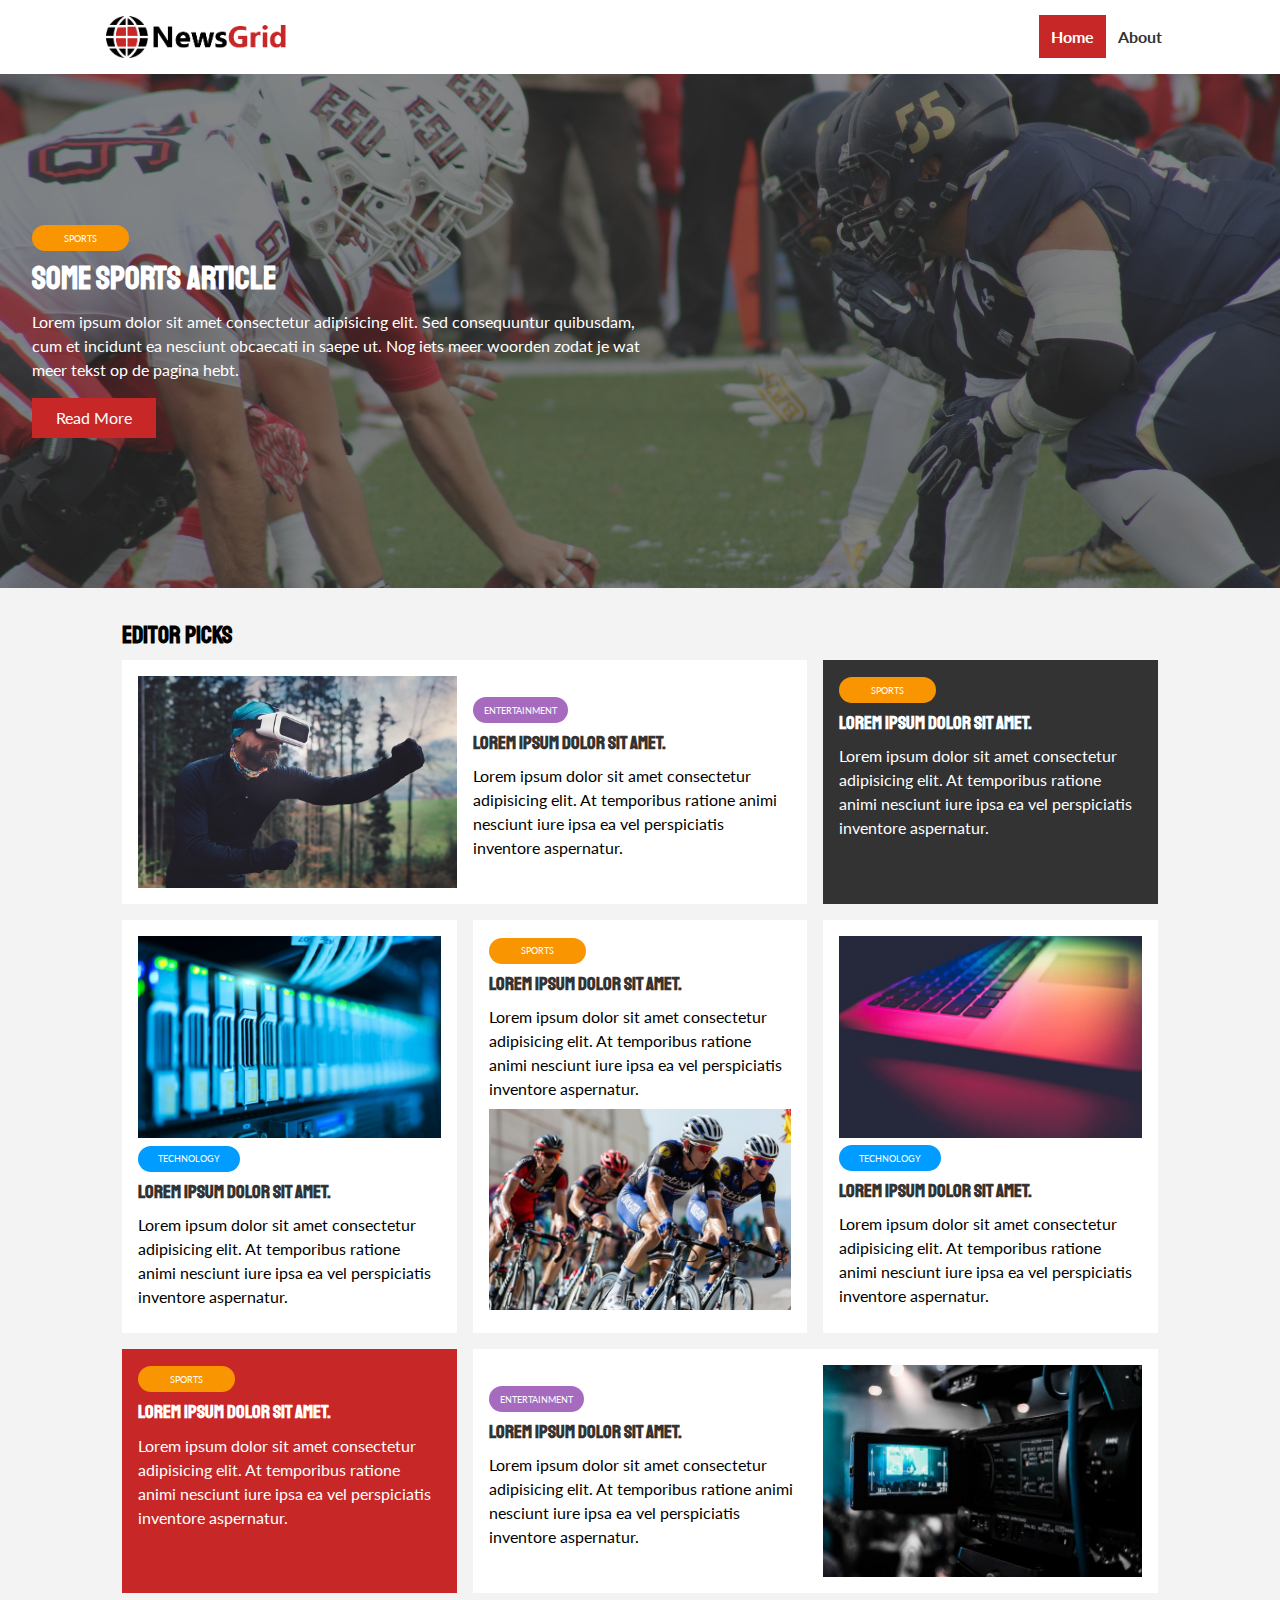
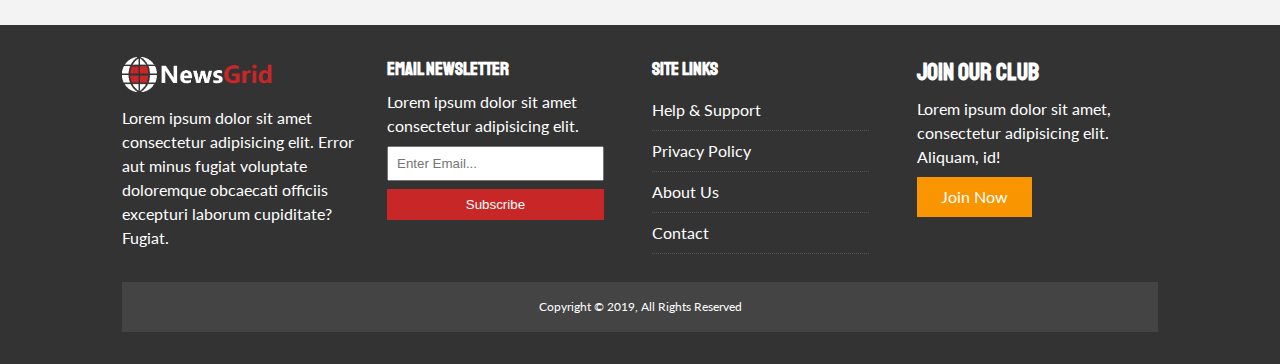
<file: index.html>
<!DOCTYPE html>
<html lang="en">

<head>
  <meta charset="UTF-8">
  <meta name="viewport" content="width=device-width, initial-scale=1.0">
  <meta http-equiv="X-UA-Compatible" content="ie=edge">
  <link rel="stylesheet" href="https://use.fontawesome.com/releases/v5.7.2/css/all.css"
    integrity="sha384-fnmOCqbTlWIlj8LyTjo7mOUStjsKC4pOpQbqyi7RrhN7udi9RwhKkMHpvLbHG9Sr" crossorigin="anonymous">
  <link href="https://fonts.googleapis.com/css?family=Lato|Staatliches" rel="stylesheet">
  <link rel="stylesheet" href="css/style.css">
  <link rel="stylesheet" media="screen and (max-width: 768px)" href="css/mobile.css">
  <link rel="shortcut icon" type="image/x-icon" href="favicon.ico">
  <title>NewsGrid | Latest News</title>
</head>

<body>
  <nav id="main-nav">
    <div class="container">
      <img src="img/logo.png" alt="Newsgrid" class="logo">
      <div class="social">
        <a href="http://facebook.com" target="_blank"><i class="fab fa-facebook fa-2x"></i></a>
        <a href="http://twitter.com" target="_blank"><i class="fab fa-twitter fa-2x"></i></a>
        <a href="http://instagram\.com" target="_blank"><i class="fab fa-instagram fa-2x"></i></a>
        <a href="http://youtube\.com" target="_blank"><i class="fab fa-youtube fa-2x"></i></a>
      </div>
      <ul>
        <li><a href="index.html" class="current">Home</a></li>
        <li><a href="about.html">About</a></li>
      </ul>
    </div>
  </nav>

  <!-- Showcase -->
  <header id="showcase">
    <div class="container"></div>
    <div class="showcase-container">
      <div class="showcase-content">
        <div class="category category-sports">Sports</div>
        <h1>Some Sports Article</h1>
        <p>Lorem ipsum dolor sit amet consectetur adipisicing elit. Sed consequuntur quibusdam, cum et incidunt ea
          nesciunt obcaecati in saepe ut. Nog iets meer woorden zodat je wat meer tekst op de pagina hebt.</p>
        <a href="article.html" class="btn btn-primary">Read More</a>
      </div>
    </div>
  </header>

  <!-- Home Articles -->
  <section id="home-articles" class="py-2">
    <div class="container">
      <h2>Editor Picks</h2>
      <div class="articles-container">
        <article class="card">
          <img src="img/articles/ent1.jpg" alt="entertainment">
          <div>
            <div class="category category-ent">Entertainment</div>
            <h3>
              <a href="article.html">Lorem ipsum dolor sit amet.</a>
            </h3>
            <p>Lorem ipsum dolor sit amet consectetur adipisicing elit. At temporibus ratione animi nesciunt iure ipsa
              ea
              vel perspiciatis inventore aspernatur.</p>
          </div>
        </article>
        <article class="card bg-dark">
          <div class="category category-sports">Sports</div>
          <h3>
            <a href="article.html">Lorem ipsum dolor sit amet.</a>
          </h3>
          <p>Lorem ipsum dolor sit amet consectetur adipisicing elit. At temporibus ratione animi nesciunt iure ipsa ea
            vel perspiciatis inventore aspernatur.</p>
        </article>
        <article class="card">
          <img src="img/articles/tech1.jpg" alt="">
          <div class="category category-tech">Technology</div>
          <h3>
            <a href="article.html">Lorem ipsum dolor sit amet.</a>
          </h3>
          <p>Lorem ipsum dolor sit amet consectetur adipisicing elit. At temporibus ratione animi nesciunt iure ipsa ea
            vel perspiciatis inventore aspernatur.</p>
        </article>
        <article class="card">
          <div class="category category-sports">Sports</div>
          <h3>
            <a href="article.html">Lorem ipsum dolor sit amet.</a>
          </h3>
          <p>Lorem ipsum dolor sit amet consectetur adipisicing elit. At temporibus ratione animi nesciunt iure ipsa ea
            vel perspiciatis inventore aspernatur.</p>
          <img src="img/articles/sports1.jpg" alt="">
        </article>
        <article class="card">
          <img src="img/articles/tech2.jpg" alt="">
          <div class="category category-tech">Technology</div>
          <h3>
            <a href="article.html">Lorem ipsum dolor sit amet.</a>
          </h3>
          <p>Lorem ipsum dolor sit amet consectetur adipisicing elit. At temporibus ratione animi nesciunt iure ipsa ea
            vel perspiciatis inventore aspernatur.</p>
        </article>
        <article class="card bg-primary">
          <div class="category category-sports">Sports</div>
          <h3>
            <a href="article.html">Lorem ipsum dolor sit amet.</a>
          </h3>
          <p>Lorem ipsum dolor sit amet consectetur adipisicing elit. At temporibus ratione animi nesciunt iure ipsa ea
            vel perspiciatis inventore aspernatur.</p>
        </article>
        <article class="card">
          <div>
            <div class="category category-ent">Entertainment</div>
            <h3>
              <a href="article.html">Lorem ipsum dolor sit amet.</a>
            </h3>
            <p>Lorem ipsum dolor sit amet consectetur adipisicing elit. At temporibus ratione animi nesciunt iure ipsa
              ea
              vel perspiciatis inventore aspernatur.</p>
          </div>
          <img src="img/articles/ent2.jpg" alt="entertainment">
        </article>
      </div>
    </div>
  </section>

  <!-- Footer -->
  <footer id="main-footer" class="py-2">
    <div class="container footer-container">
      <div>
        <img src="img/logo_light.png" alt="Newsgrid">
        <p>Lorem ipsum dolor sit amet consectetur adipisicing elit. Error aut minus fugiat voluptate doloremque
          obcaecati officiis excepturi laborum cupiditate? Fugiat.</p>
      </div>
      <div>
        <h3>Email Newsletter</h3>
        <p>Lorem ipsum dolor sit amet consectetur adipisicing elit.</p>
        <form name="contact" method="POST" data-netlify="true">
          <input type="email" name="email" placeholder="Enter Email...">
          <input type="submit" value="Subscribe" class="btn btn-primary">
        </form>
      </div>
      <div>
        <h3>Site Links</h3>
        <ul class="list">
          <li><a href="#">Help & Support</a></li>
          <li><a href="#">Privacy Policy</a></li>
          <li><a href="#">About Us</a></li>
          <li><a href="#">Contact</a></li>
        </ul>
      </div>
      <div>
        <h2>Join Our Club</h2>
        <p>Lorem ipsum dolor sit amet, consectetur adipisicing elit. Aliquam, id!</p>
        <a href="" class="btn btn-secondary">Join Now</a>
      </div>
      <div>
        <p>Copyright &copy; 2019, All Rights Reserved</p>
      </div>
    </div>
  </footer>
</body>

</html>
</file>
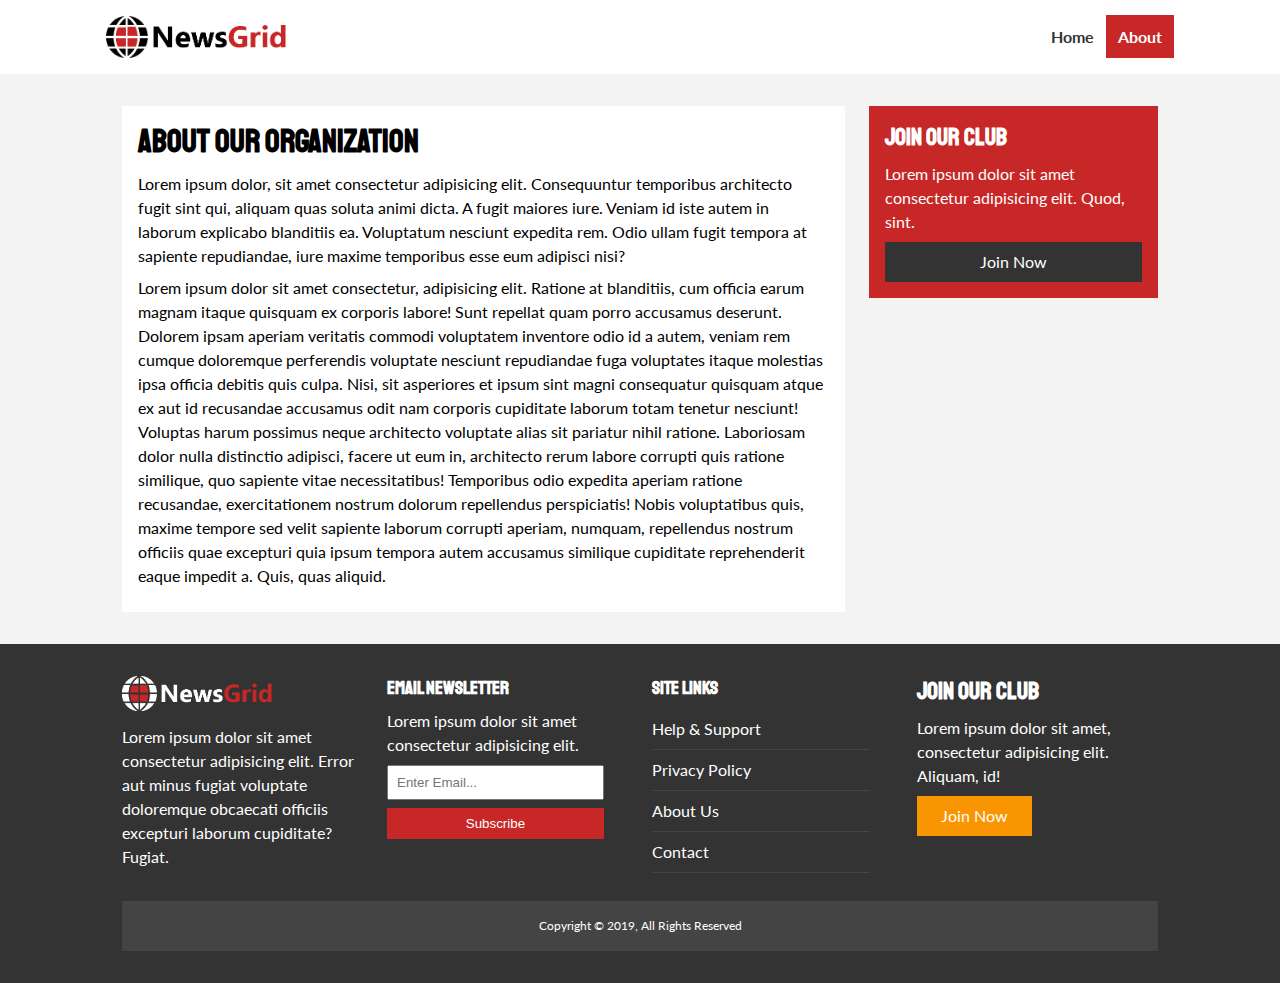
<file: about.html>
<!DOCTYPE html>
<html lang="en">

<head>
  <meta charset="UTF-8">
  <meta name="viewport" content="width=device-width, initial-scale=1.0">
  <meta http-equiv="X-UA-Compatible" content="ie=edge">
  <link rel="stylesheet" href="https://use.fontawesome.com/releases/v5.7.2/css/all.css"
    integrity="sha384-fnmOCqbTlWIlj8LyTjo7mOUStjsKC4pOpQbqyi7RrhN7udi9RwhKkMHpvLbHG9Sr" crossorigin="anonymous">
  <link href="https://fonts.googleapis.com/css?family=Lato|Staatliches" rel="stylesheet">
  <link rel="stylesheet" href="css/style.css">
  <link rel="stylesheet" media="screen and (max-width: 768px)" href="css/mobile.css">
  <link rel="shortcut icon" type="image/x-icon" href="favicon.ico">
  <title>About</title>
</head>

<body>
  <nav id="main-nav">
    <div class="container">
      <img src="img/logo.png" alt="Newsgrid" class="logo">
      <div class="social">
        <a href="http://facebook.com" target="_blank"><i class="fab fa-facebook fa-2x"></i></a>
        <a href="http://twitter.com" target="_blank"><i class="fab fa-twitter fa-2x"></i></a>
        <a href="http://instagram\.com" target="_blank"><i class="fab fa-instagram fa-2x"></i></a>
        <a href="http://youtube\.com" target="_blank"><i class="fab fa-youtube fa-2x"></i></a>
      </div>
      <ul>
        <li><a href="index.html">Home</a></li>
        <li><a href="about.html" class="current">About</a></li>
      </ul>
    </div>
  </nav>

  <section id="about"></section>
  <div class="container">
    <div class="page-container">
      <article class="card">
        <h1 class="l heading">About Our Organization</h1>
        <p>Lorem ipsum dolor, sit amet consectetur adipisicing elit. Consequuntur temporibus architecto fugit sint qui,
          aliquam quas soluta animi dicta. A fugit maiores iure. Veniam id iste autem in laborum explicabo blanditiis
          ea. Voluptatum nesciunt expedita rem. Odio ullam fugit tempora at sapiente repudiandae, iure maxime temporibus
          esse eum adipisci nisi?</p>
        <p>Lorem ipsum dolor sit amet consectetur, adipisicing elit. Ratione at blanditiis, cum officia earum magnam
          itaque quisquam ex corporis labore! Sunt repellat quam porro accusamus deserunt. Dolorem ipsam aperiam
          veritatis commodi voluptatem inventore odio id a autem, veniam rem cumque doloremque perferendis voluptate
          nesciunt repudiandae fuga voluptates itaque molestias ipsa officia debitis quis culpa. Nisi, sit asperiores et
          ipsum sint magni consequatur quisquam atque ex aut id recusandae accusamus odit nam corporis cupiditate
          laborum totam tenetur nesciunt! Voluptas harum possimus neque architecto voluptate alias sit pariatur nihil
          ratione. Laboriosam dolor nulla distinctio adipisci, facere ut eum in, architecto rerum labore corrupti quis
          ratione similique, quo sapiente vitae necessitatibus! Temporibus odio expedita aperiam ratione recusandae,
          exercitationem nostrum dolorum repellendus perspiciatis! Nobis voluptatibus quis, maxime tempore sed velit
          sapiente laborum corrupti aperiam, numquam, repellendus nostrum officiis quae excepturi quia ipsum tempora
          autem accusamus similique cupiditate reprehenderit eaque impedit a. Quis, quas aliquid.</p>
      </article>

      <aside class="card bg-primary">
        <h2>Join Our Club</h2>
        <p>Lorem ipsum dolor sit amet consectetur adipisicing elit. Quod, sint.</p>
        <a href="" class="btn btn-dark btn-block">Join Now</a>

      </aside>
    </div>
  </div>

  <!-- Footer -->
  <footer id="main-footer" class="py-2">
    <div class="container footer-container">
      <div>
        <img src="img/logo_light.png" alt="Newsgrid">
        <p>Lorem ipsum dolor sit amet consectetur adipisicing elit. Error aut minus fugiat voluptate doloremque
          obcaecati officiis excepturi laborum cupiditate? Fugiat.</p>
      </div>
      <div>
        <h3>Email Newsletter</h3>
        <p>Lorem ipsum dolor sit amet consectetur adipisicing elit.</p>
        <form name="contact" method="POST" data-netlify="true">
          <input type="email" name="email" placeholder="Enter Email...">
          <input type="submit" value="Subscribe" class="btn btn-primary">
        </form>
      </div>
      <div>
        <h3>Site Links</h3>
        <ul class="list">
          <li><a href="#">Help & Support</a></li>
          <li><a href="#">Privacy Policy</a></li>
          <li><a href="#">About Us</a></li>
          <li><a href="#">Contact</a></li>
        </ul>
      </div>
      <div>
        <h2>Join Our Club</h2>
        <p>Lorem ipsum dolor sit amet, consectetur adipisicing elit. Aliquam, id!</p>
        <a href="" class="btn btn-secondary">Join Now</a>
      </div>
      <div>
        <p>Copyright &copy; 2019, All Rights Reserved</p>
      </div>
    </div>
  </footer>
</body>

</html>
</file>
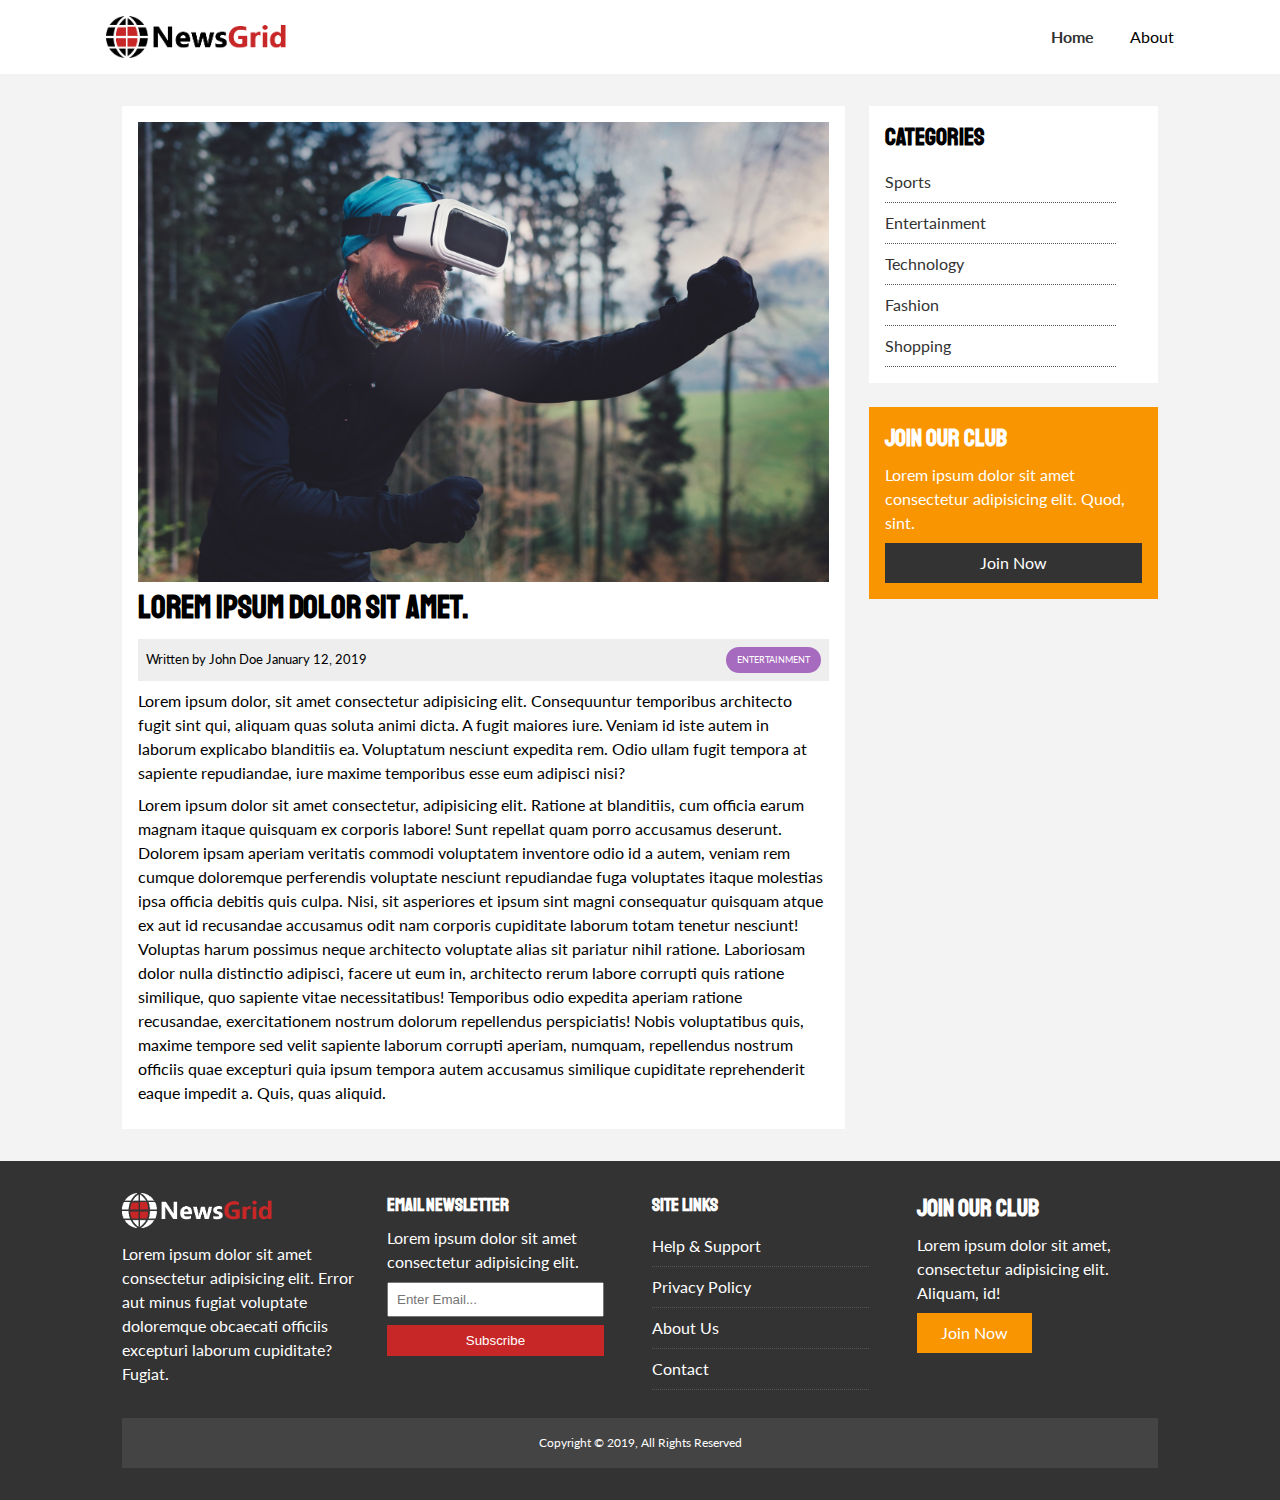
<file: article.html>
<!DOCTYPE html>
<html lang="en">

<head>
  <meta charset="UTF-8">
  <meta name="viewport" content="width=device-width, initial-scale=1.0">
  <meta http-equiv="X-UA-Compatible" content="ie=edge">
  <link rel="stylesheet" href="https://use.fontawesome.com/releases/v5.7.2/css/all.css"
    integrity="sha384-fnmOCqbTlWIlj8LyTjo7mOUStjsKC4pOpQbqyi7RrhN7udi9RwhKkMHpvLbHG9Sr" crossorigin="anonymous">
  <link href="https://fonts.googleapis.com/css?family=Lato|Staatliches" rel="stylesheet">
  <link rel="stylesheet" href="css/style.css">
  <link rel="stylesheet" media="screen and (max-width: 768px)" href="css/mobile.css">
  <link rel="shortcut icon" type="image/x-icon" href="favicon.ico">
  <title>NewsGrid | Latest News</title>
</head>

<body>
  <nav id="main-nav">
    <div class="container">
      <img src="img/logo.png" alt="Newsgrid" class="logo">
      <div class="social">
        <a href="http://facebook.com" target="_blank"><i class="fab fa-facebook fa-2x"></i></a>
        <a href="http://twitter.com" target="_blank"><i class="fab fa-twitter fa-2x"></i></a>
        <a href="http://instagram\.com" target="_blank"><i class="fab fa-instagram fa-2x"></i></a>
        <a href="http://youtube\.com" target="_blank"><i class="fab fa-youtube fa-2x"></i></a>
      </div>
      <ul>
        <li><a href="index.html">Home</a></li>
        <li><a href="about.html"></a>About</a></li>
      </ul>
    </div>
  </nav>

  <section id="article"></section>
  <div class="container">
    <div class="page-container">
      <article class="card">
        <img src="img/articles/ent1.jpg" alt="">
        <h1 class="l heading">Lorem ipsum dolor sit amet.</h1>
        <div class="meta">
          <small>
            <i class="fas fa-user"></i> Written by John Doe January 12, 2019
          </small>
          <div class="category category-ent ent-center">Entertainment</div>
        </div>
        <p>Lorem ipsum dolor, sit amet consectetur adipisicing elit. Consequuntur temporibus architecto fugit sint qui,
          aliquam quas soluta animi dicta. A fugit maiores iure. Veniam id iste autem in laborum explicabo blanditiis
          ea. Voluptatum nesciunt expedita rem. Odio ullam fugit tempora at sapiente repudiandae, iure maxime temporibus
          esse eum adipisci nisi?</p>
        <p>Lorem ipsum dolor sit amet consectetur, adipisicing elit. Ratione at blanditiis, cum officia earum magnam
          itaque quisquam ex corporis labore! Sunt repellat quam porro accusamus deserunt. Dolorem ipsam aperiam
          veritatis commodi voluptatem inventore odio id a autem, veniam rem cumque doloremque perferendis voluptate
          nesciunt repudiandae fuga voluptates itaque molestias ipsa officia debitis quis culpa. Nisi, sit asperiores et
          ipsum sint magni consequatur quisquam atque ex aut id recusandae accusamus odit nam corporis cupiditate
          laborum totam tenetur nesciunt! Voluptas harum possimus neque architecto voluptate alias sit pariatur nihil
          ratione. Laboriosam dolor nulla distinctio adipisci, facere ut eum in, architecto rerum labore corrupti quis
          ratione similique, quo sapiente vitae necessitatibus! Temporibus odio expedita aperiam ratione recusandae,
          exercitationem nostrum dolorum repellendus perspiciatis! Nobis voluptatibus quis, maxime tempore sed velit
          sapiente laborum corrupti aperiam, numquam, repellendus nostrum officiis quae excepturi quia ipsum tempora
          autem accusamus similique cupiditate reprehenderit eaque impedit a. Quis, quas aliquid.</p>
      </article>

      <aside id="categories" class="card">
        <h2>Categories</h2>
        <ul class="list">
          <li><a href="#"><i class="fas fa-chevron-right"></i> Sports</a></li>
          <li><a href="#"><i class="fas fa-chevron-right"></i> Entertainment</a></li>
          <li><a href="#"><i class="fas fa-chevron-right"></i> Technology</a></li>
          <li><a href="#"><i class="fas fa-chevron-right"></i> Fashion</a></li>
          <li><a href="#"><i class="fas fa-chevron-right"></i> Shopping</a></li>
        </ul>
      </aside>

      <aside class="card bg-secondary ">
        <h2>Join Our Club</h2>
        <p>Lorem ipsum dolor sit amet consectetur adipisicing elit. Quod, sint.</p>
        <a href="" class="btn btn-dark btn-block">Join Now</a>

      </aside>
    </div>
  </div>

  <!-- Footer -->
  <footer id="main-footer" class="py-2">
    <div class="container footer-container">
      <div>
        <img src="img/logo_light.png" alt="Newsgrid">
        <p>Lorem ipsum dolor sit amet consectetur adipisicing elit. Error aut minus fugiat voluptate doloremque
          obcaecati officiis excepturi laborum cupiditate? Fugiat.</p>
      </div>
      <div>
        <h3>Email Newsletter</h3>
        <p>Lorem ipsum dolor sit amet consectetur adipisicing elit.</p>
        <form name="contact" method="POST" data-netlify="true">
          <input type="email" name="email" placeholder="Enter Email...">
          <input type="submit" value="Subscribe" class="btn btn-primary">
        </form>
      </div>
      <div>
        <h3>Site Links</h3>
        <ul class="list">
          <li><a href="#">Help & Support</a></li>
          <li><a href="#">Privacy Policy</a></li>
          <li><a href="#">About Us</a></li>
          <li><a href="#">Contact</a></li>
        </ul>
      </div>
      <div>
        <h2>Join Our Club</h2>
        <p>Lorem ipsum dolor sit amet, consectetur adipisicing elit. Aliquam, id!</p>
        <a href="" class="btn btn-secondary">Join Now</a>
      </div>
      <div>
        <p>Copyright &copy; 2019, All Rights Reserved</p>
      </div>
    </div>
  </footer>
</body>

</html>
</file>
<file: css/style.css>
:root {
  --primary-color: #c72727;
  --secondary-color: #f99500;
  --light-color: #f3f3f3;
  --dark-color: #333;
  --max-width: 1100px;
}

.category {
  --sports-color: #f99500;
  --ent-color: #a66bbe;
  --tech-color: #009cff;
}

* {
  margin: 0;
  padding: 0;
  box-sizing: border-box;
}

body {
  font-family: 'Lato', sans-serif;
  line-height: 1.5;
  background: var(--light-color)
}

a {
  color: #333;
  text-decoration: none;
}

ul {
  list-style: none;
}

p {
 margin: 0.5rem 0; 
}

img {
  width: 100%;
}

h1, h2, h3, h4, h5, h6 {
  font-family: 'Staatliches', cursive;
  margin-bottom: .55rem;
  line-height: 1.3;
}

/* Utility */
.container {
  max-width: var(--max-width);
  margin: auto;
  padding: 0 2rem;
  overflow: hidden;
}

  .category {
    display: inline-block;
    color: #fff;
    font-size: .55rem;
    text-transform: uppercase;
    padding: 0.4rem 0.6rem;
    border-radius: 15px;
    margin-bottom: 0.5rem;
}

.category-sports {background: var(--sports-color);
padding-left: 32px;
padding-right: 32px; }
.category-ent {background: var(--ent-color);
  padding-left: 11px;
  padding-right: 11px; }
.category-tech {background: var(--tech-color);
  padding-left: 20px;
  padding-right: 20px; }

.btn {
  display: inline-block;
  border: none;
  background: var(--dark-color);
  color: #fff;
  padding: 0.5rem 1.5rem;
}

.btn-light { background: var(--light-color)}
.btn-primary { background: var(--primary-color)}
.btn-secondary { background: var(--secondary-color)}

.btn-block {
  display: block;
  width: 100%;
  text-align: center;
}

.btn:hover {
  opacity: 0.9;
}

.card {
  background: #fff;
  padding: 1rem;
}

.bg-dark {
  background: var(--dark-color);
  color: #fff;
}

.bg-primary {
  background: var(--primary-color);
  color: #fff;
}

.bg-secondary {
  background: var(--secondary-color);
  color: #fff;
}

.bg-dark h1,
.bg-dark h2,
.bg-dark h3,
.bg-dark a,
.bg-primary h1,
.bg-primary h2,
.bg-primary h3,
.bg-primary a,
.bg-secondary h1,
.bg-secondary h2,
.bg-secondary h3,
.bg-secondary a {
  color: #fff;
}
 
.py-1 {
  padding: 1.5rem 0;
}
.py-2 {
  padding: 2rem 0;
}
.py-3 {
  padding: 3rem 0;
}
.p-1 {
  padding: 1.5rem;
}
.p-2 {
  padding: 2rem;
}
.p-3 {
  padding: 3rem;
}

.l-heading {
  font-size: 3rem;
}

.list li {
  padding: .5rem 0;
  border-bottom: #555 dotted 1px;
  width: 90%
}

.list li a:hover {
  color: var(--primary-color); !important;
}

/* Inner page grid container */
.page-container {
display: grid;
grid-template-columns: 5fr 2fr;
margin: 2rem 0;
grid-gap: 1.5rem;
}

.page-container > *:first-child {
  grid-row: 1 / span 3;
}

/* Navigation */
#main-nav {
  background: #fff;
  position: sticky;
  top: 0;
  z-index: 2;
}

#main-nav .container {
  display: grid;
  grid-template-columns: 6fr 3fr 2fr;
  padding: 1rem;
  align-items: center
}

#main-nav .logo {
  width: 180px;
}

#main-nav ul {
  justify-self: end;
  display: flex;
}

#main-nav ul li a {
  padding: 0.75rem;
  font-weight: bold;
}

#main-nav ul li a.current {
  background: var(--primary-color);
  color: #fff;
}

#main-nav ul li a:hover {
  background: var(--light-color);
  color: var(--dark-color);
}

#main-nav .social {
justify-self: center;
}

#main-nav .social i {
  color: #777;
  margin-right: .5rem;
}

/* Showcase */
#showcase {
  color: #fff;
  background: #333;
  padding: 2rem;
  position: relative;
}

#showcase:before {
  content: '';
  background: url(../img/featured.jpg) no-repeat center center/cover;
  position: absolute;
  top: 0;
  left: 0;
  width: 100%;
  height: 100%;
  opacity: 0.4;
}

#showcase .showcase-container {
  display: grid;
  grid-template-columns: repeat(2, 1fr);
  justify-content: center;
  align-items: center;
  height: 50vh;
}

#showcase .showcase-content {
  z-index: 1;
}

#showcase .showcase-content p {
  margin-bottom: 1rem;
}

/* Home Articles */
#home-articles .articles-container {
  display: grid;
  grid-template-columns: repeat(3, 1fr);
  grid-gap: 1rem;
}

#home-articles .articles-container > *:first-child {
  display: grid;
  grid-template-columns: repeat(2, 1fr);
  grid-gap: 1rem;
  align-items: center;
  grid-column: 1 / span 2;
}

#home-articles .articles-container > *:last-child {
  display: grid;
  grid-template-columns: repeat(2, 1fr);
  grid-gap: 1rem;
  align-items: center;
  grid-column: 2 / span 2;
}

.meta {
 display: flex;
 justify-content: space-between;
 align-items: center;
 background: #eee;
 padding: 0.5rem;
}

.ent-center {
  margin-bottom: 0;
}

/* Footer */
#main-footer {
  background: var(--dark-color);
  color: #fff;
}

#main-footer img {
  width: 150px;
}

#main-footer a {
  color: #fff;
}

#main-footer .footer-container {
  display: grid;
  grid-template-columns: repeat(4, 1fr);
  grid-gap: 1.5rem;
}

#main-footer .footer-container > *:last-child {
  background: #444;
  grid-column: 1 / span 4;
  text-align: center;
  padding: .5rem;
  font-size: 0.75rem;
}

#main-footer .footer-container input[type='email'] {
  width: 90%;
  padding: 0.5rem;
  margin-bottom: 0.5rem;
}

#main-footer .footer-container input[type='submit'] {
  width: 90%;
}
</file>
<file: css/mobile.css>
/* Tablet */
/* Navigation */
#main-nav .social {
  display: none;
}

#main-nav .container {
  grid-template-columns: 1fr;
  grid-gap: 1.2rem;
}

#main-nav ul,
#main-nav .logo {
  justify-self: center;
}

#main-nav ul li a {
  padding: 0.50rem;
}

#home-articles .articles-container {
  grid-template-columns: repeat(2, 1fr);
}

#home-articles .articles-container > *:first-child {
  grid-template-columns: 1fr;
  grid-column: 1;
}

#home-articles .articles-container > *:last-child {
  grid-template-columns: 1fr;
  grid-column: 1;
}

/* Mobile */
@media(max-width: 600px) {
  /* Stack Grid Items */
  #showcase .showcase-container,
  #home-articles .articles-container,
  #main-footer .footer-container {
    grid-template-columns: 1fr;
}

#main-footer .footer-container > *:last-child {
  grid-column: 1;
}

#main-footer .footer-container > *:first-child,
#main-footer .footer-container > *:nth-child(2) {
  border-bottom: #444 dotted 1px;
  padding-bottom: 1rem;
}

#main-footer .footer-container {
  text-align: center;
}

#showcase .showcase-content {
text-align: center;
}

.page-container {
  grid-template-columns: 1fr;
}

.page-container > *:first-child {
  grid-row: 1;
}
.l-heading {
  font-size: 2rem;
}
}
</file>
